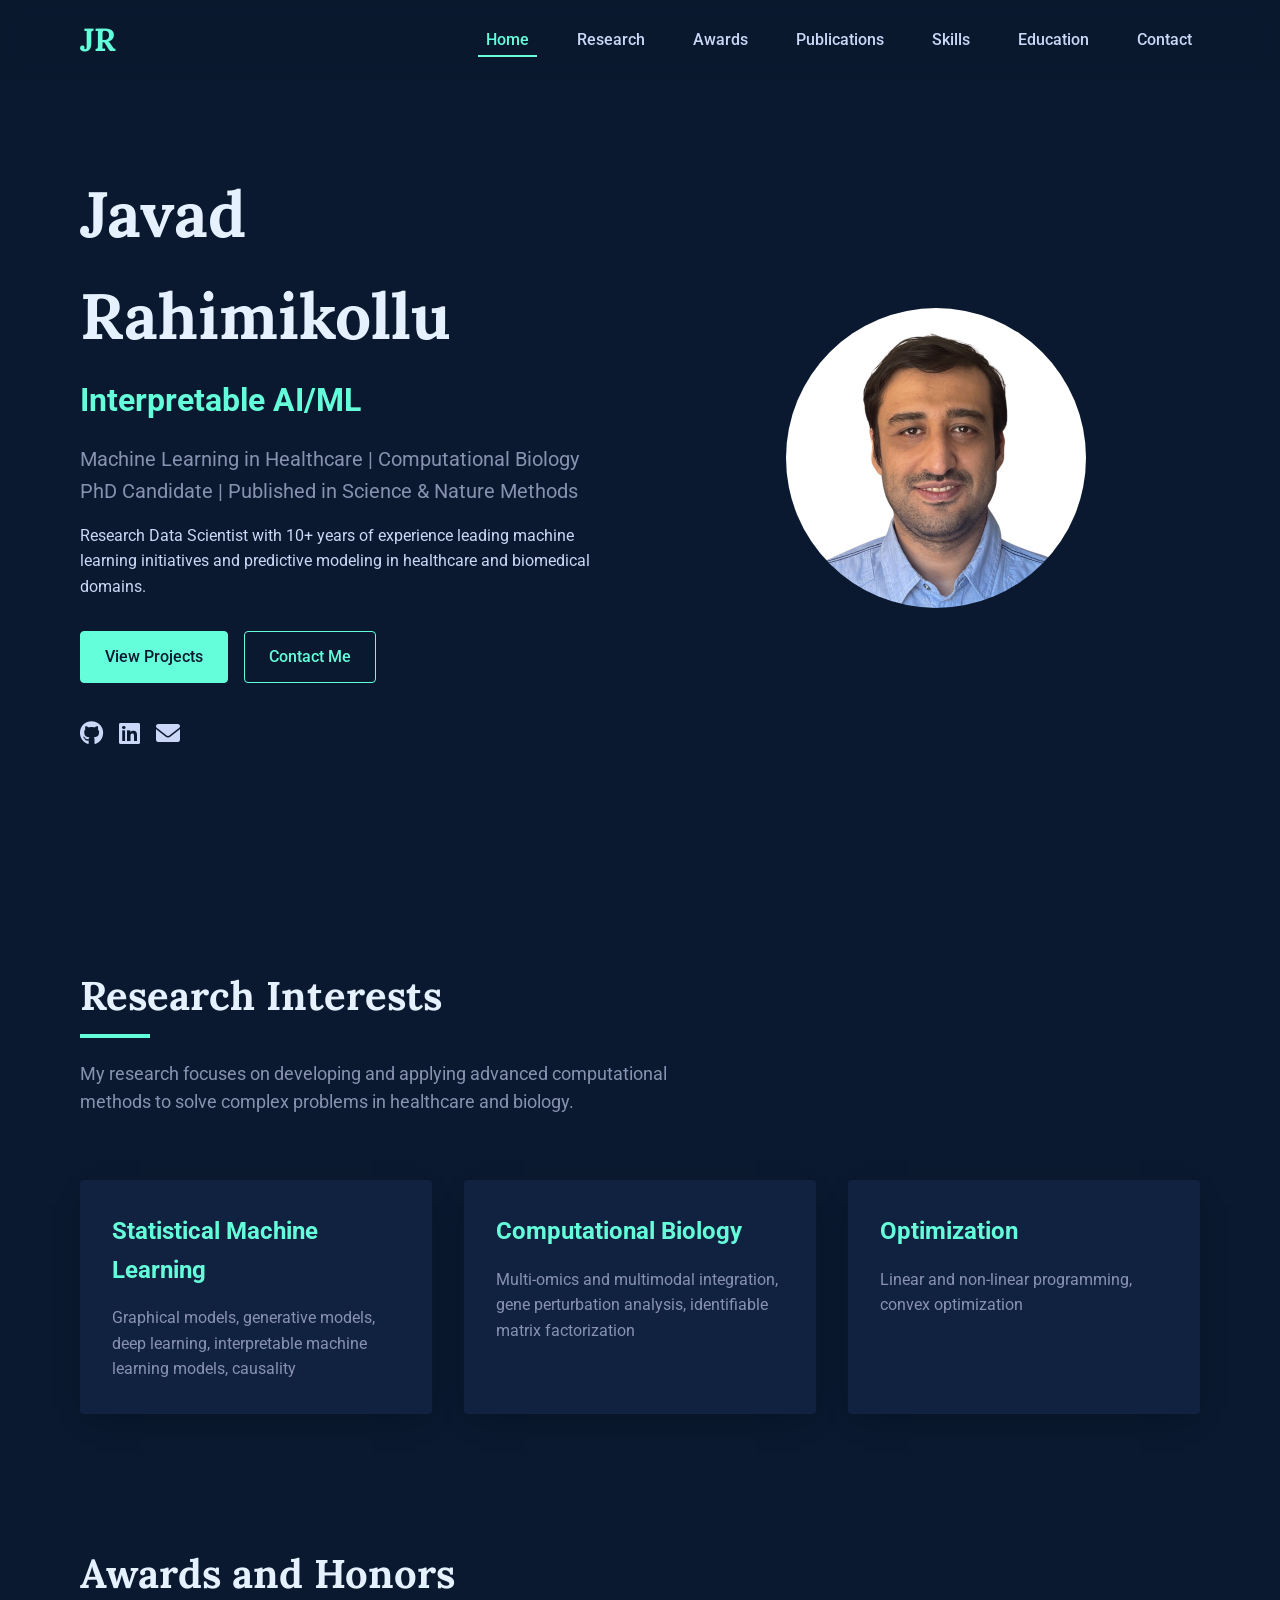
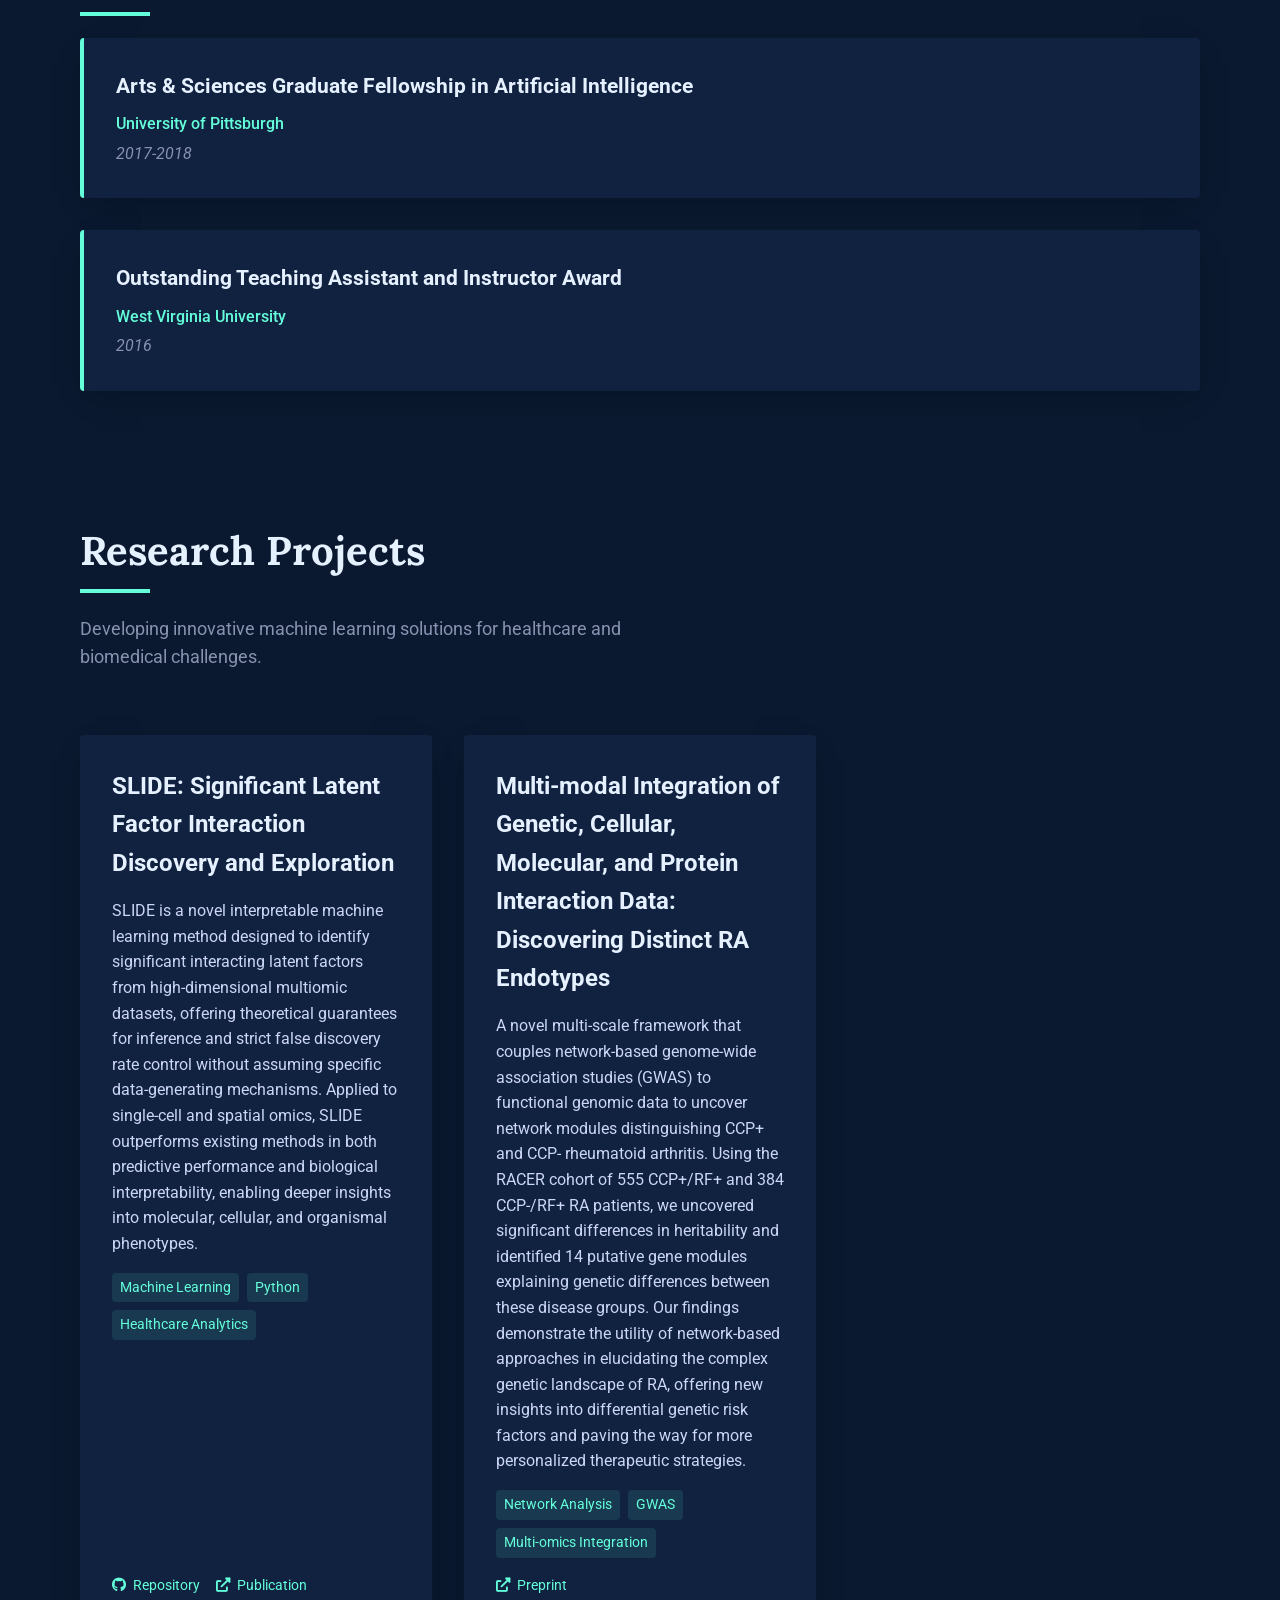
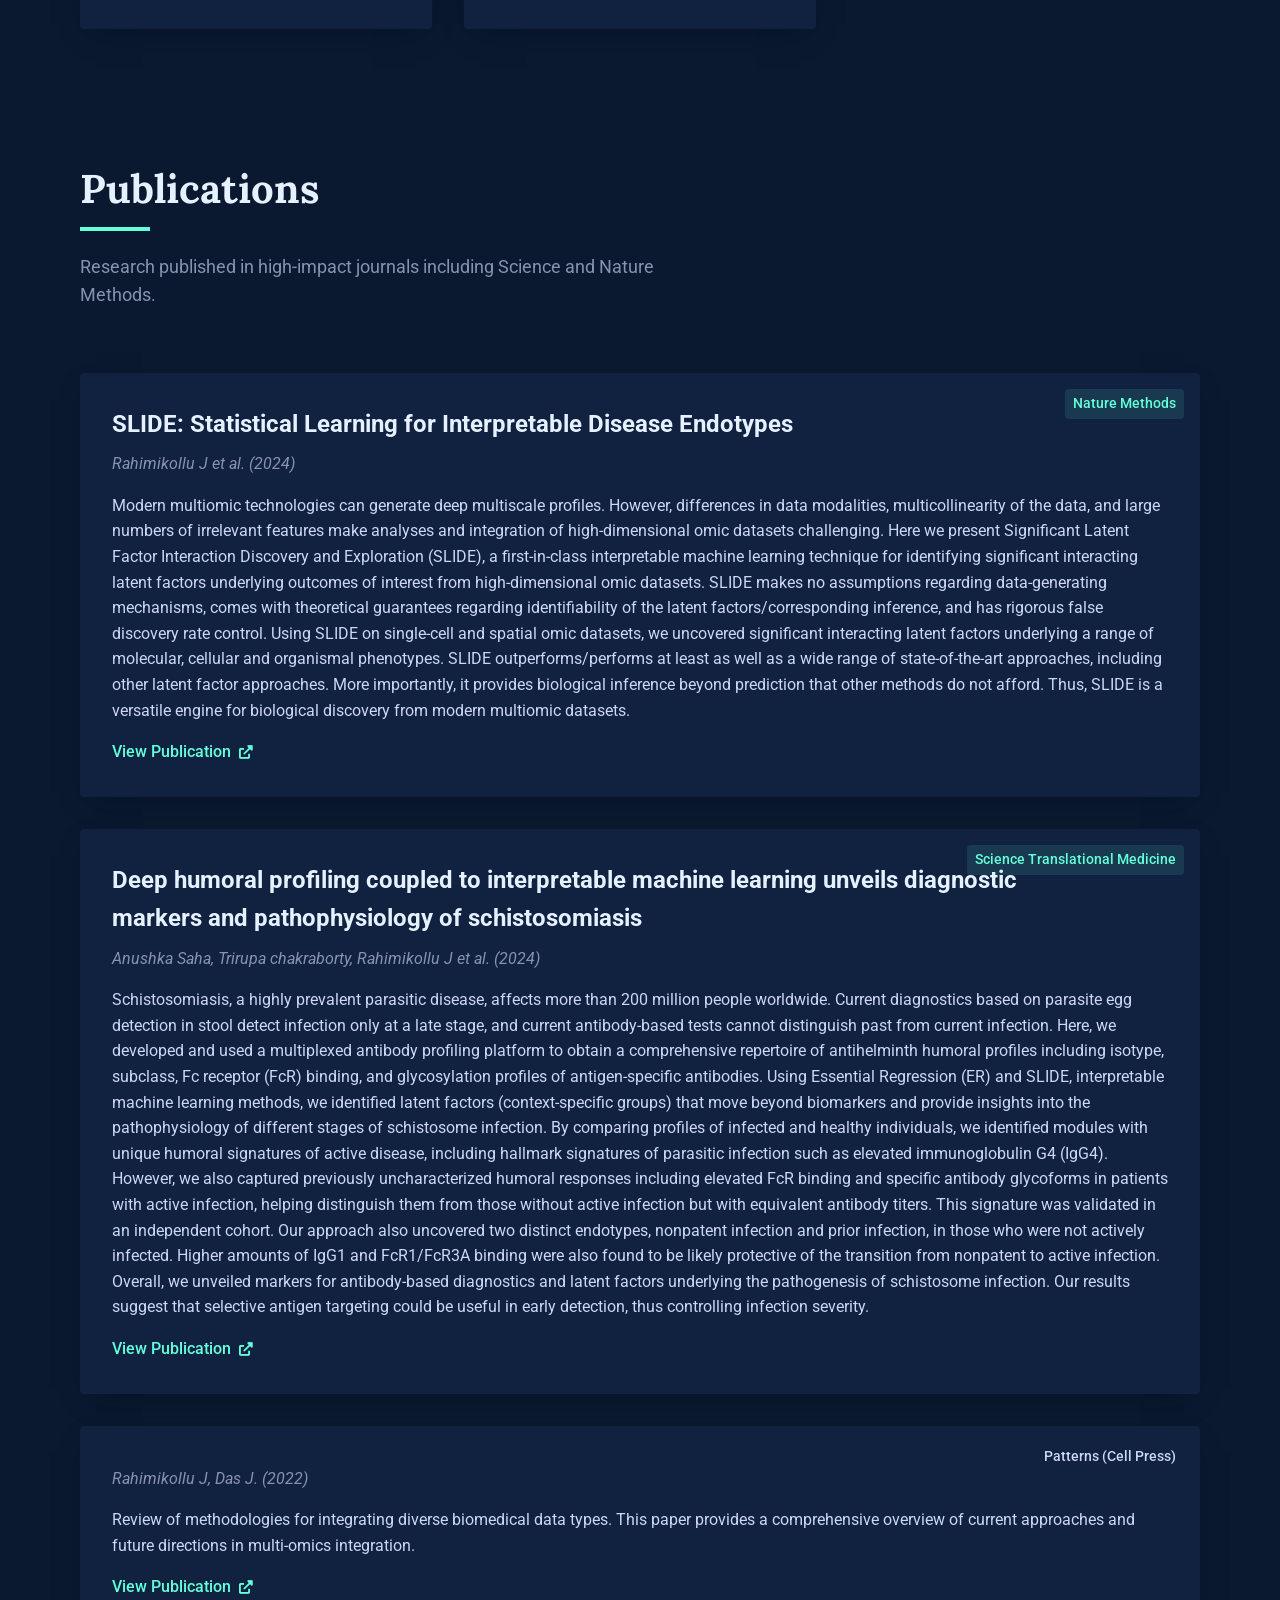
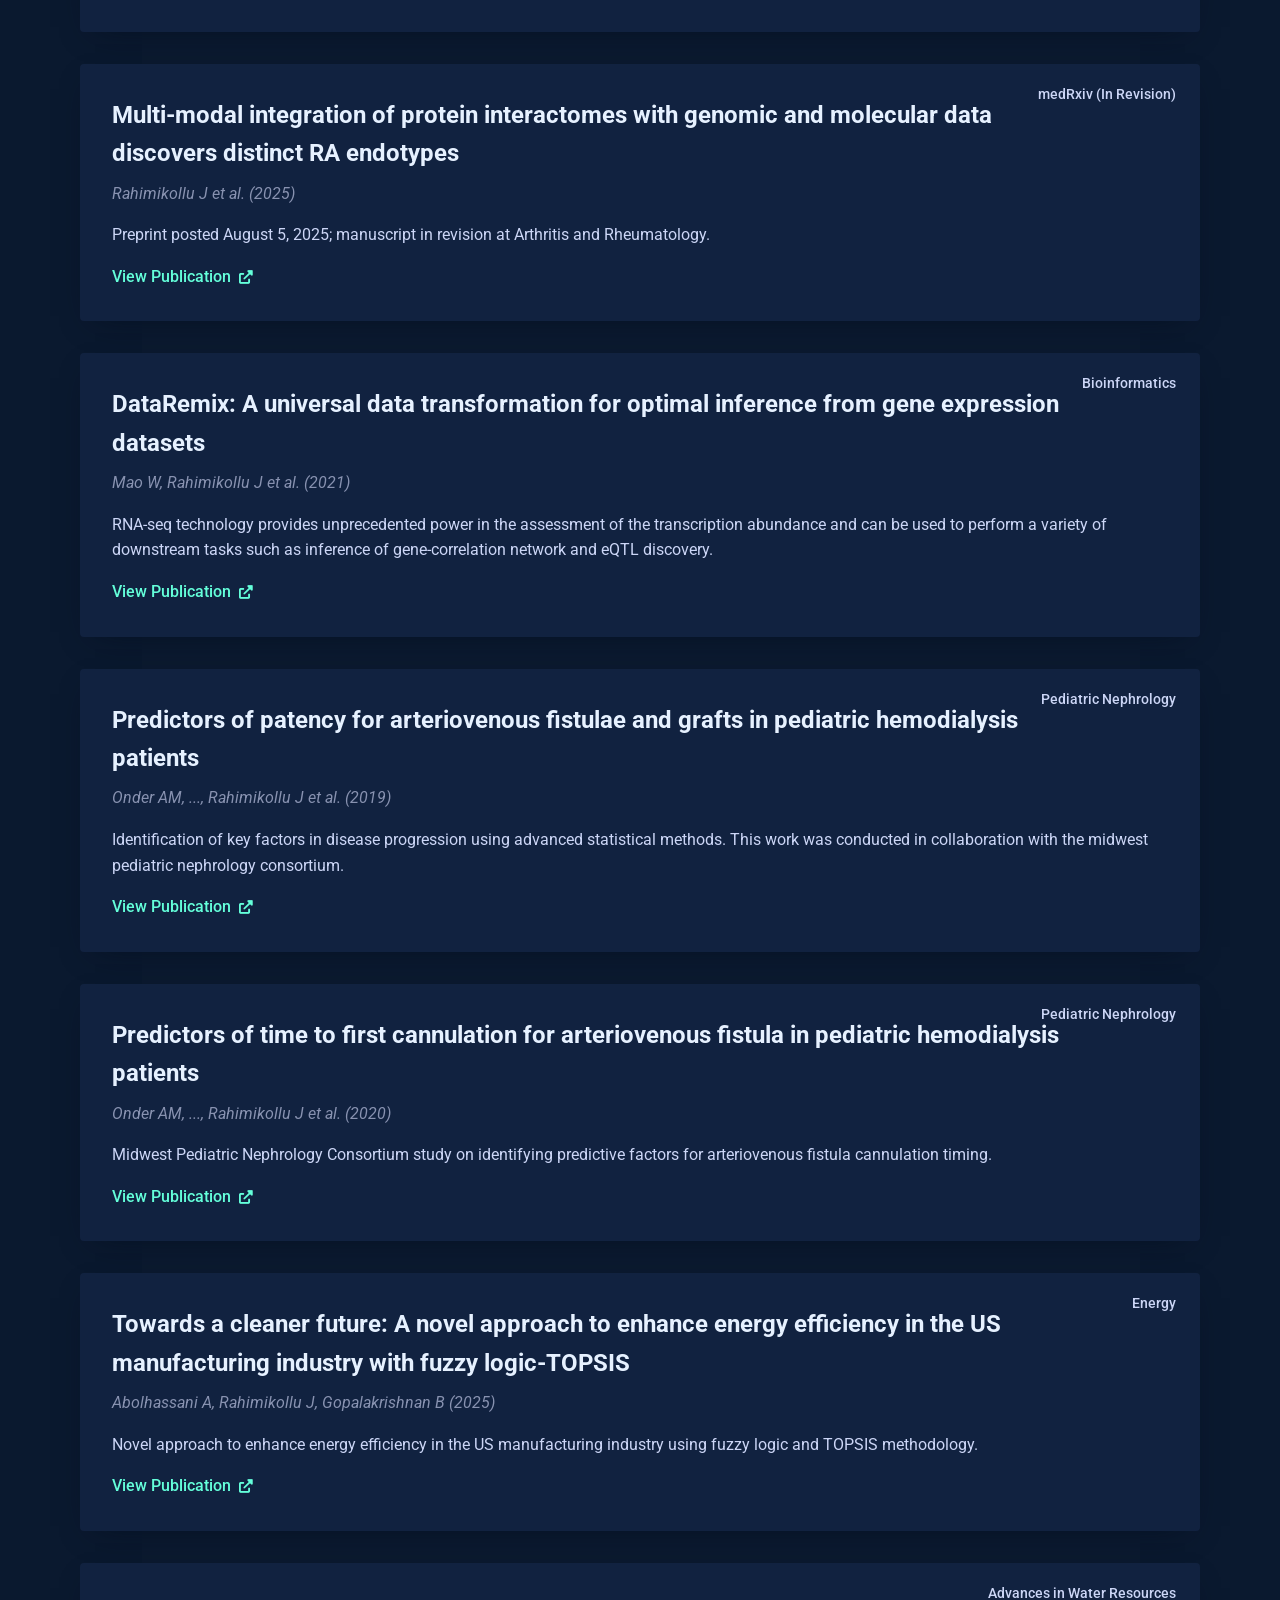
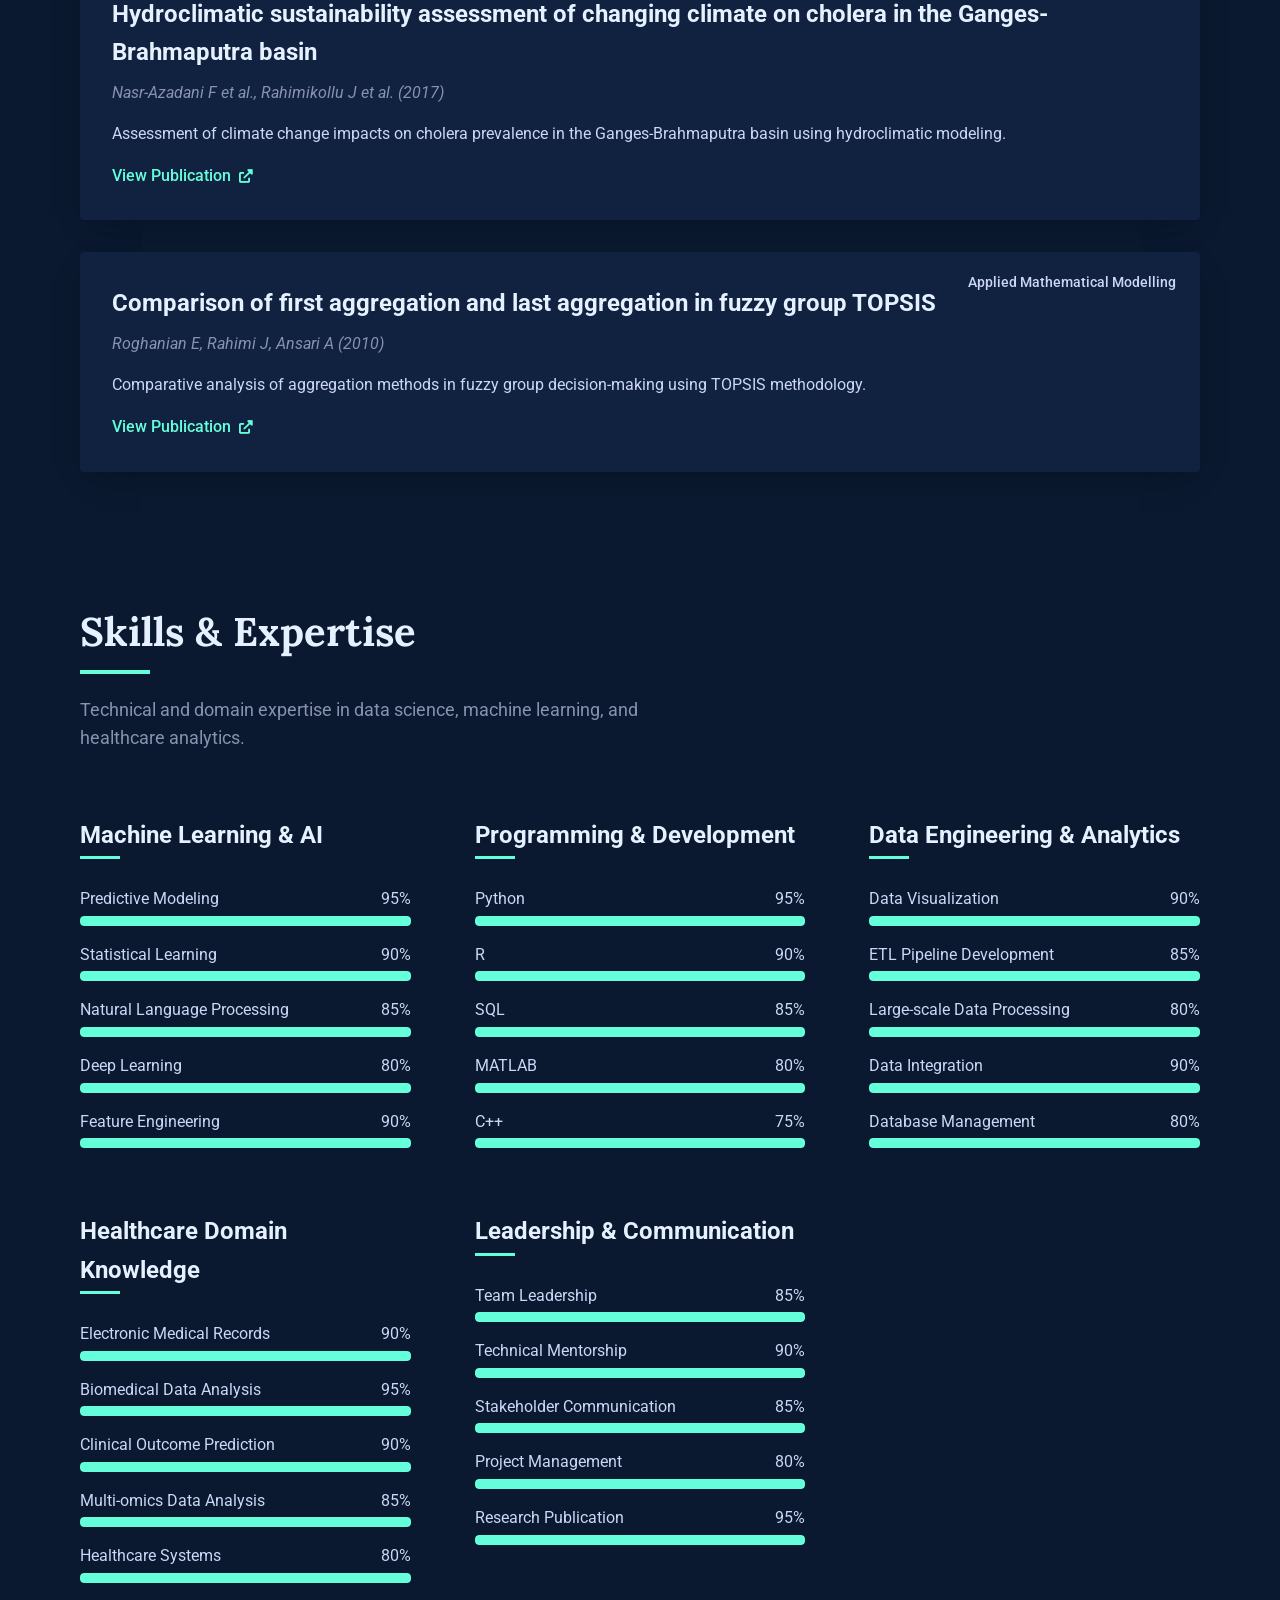
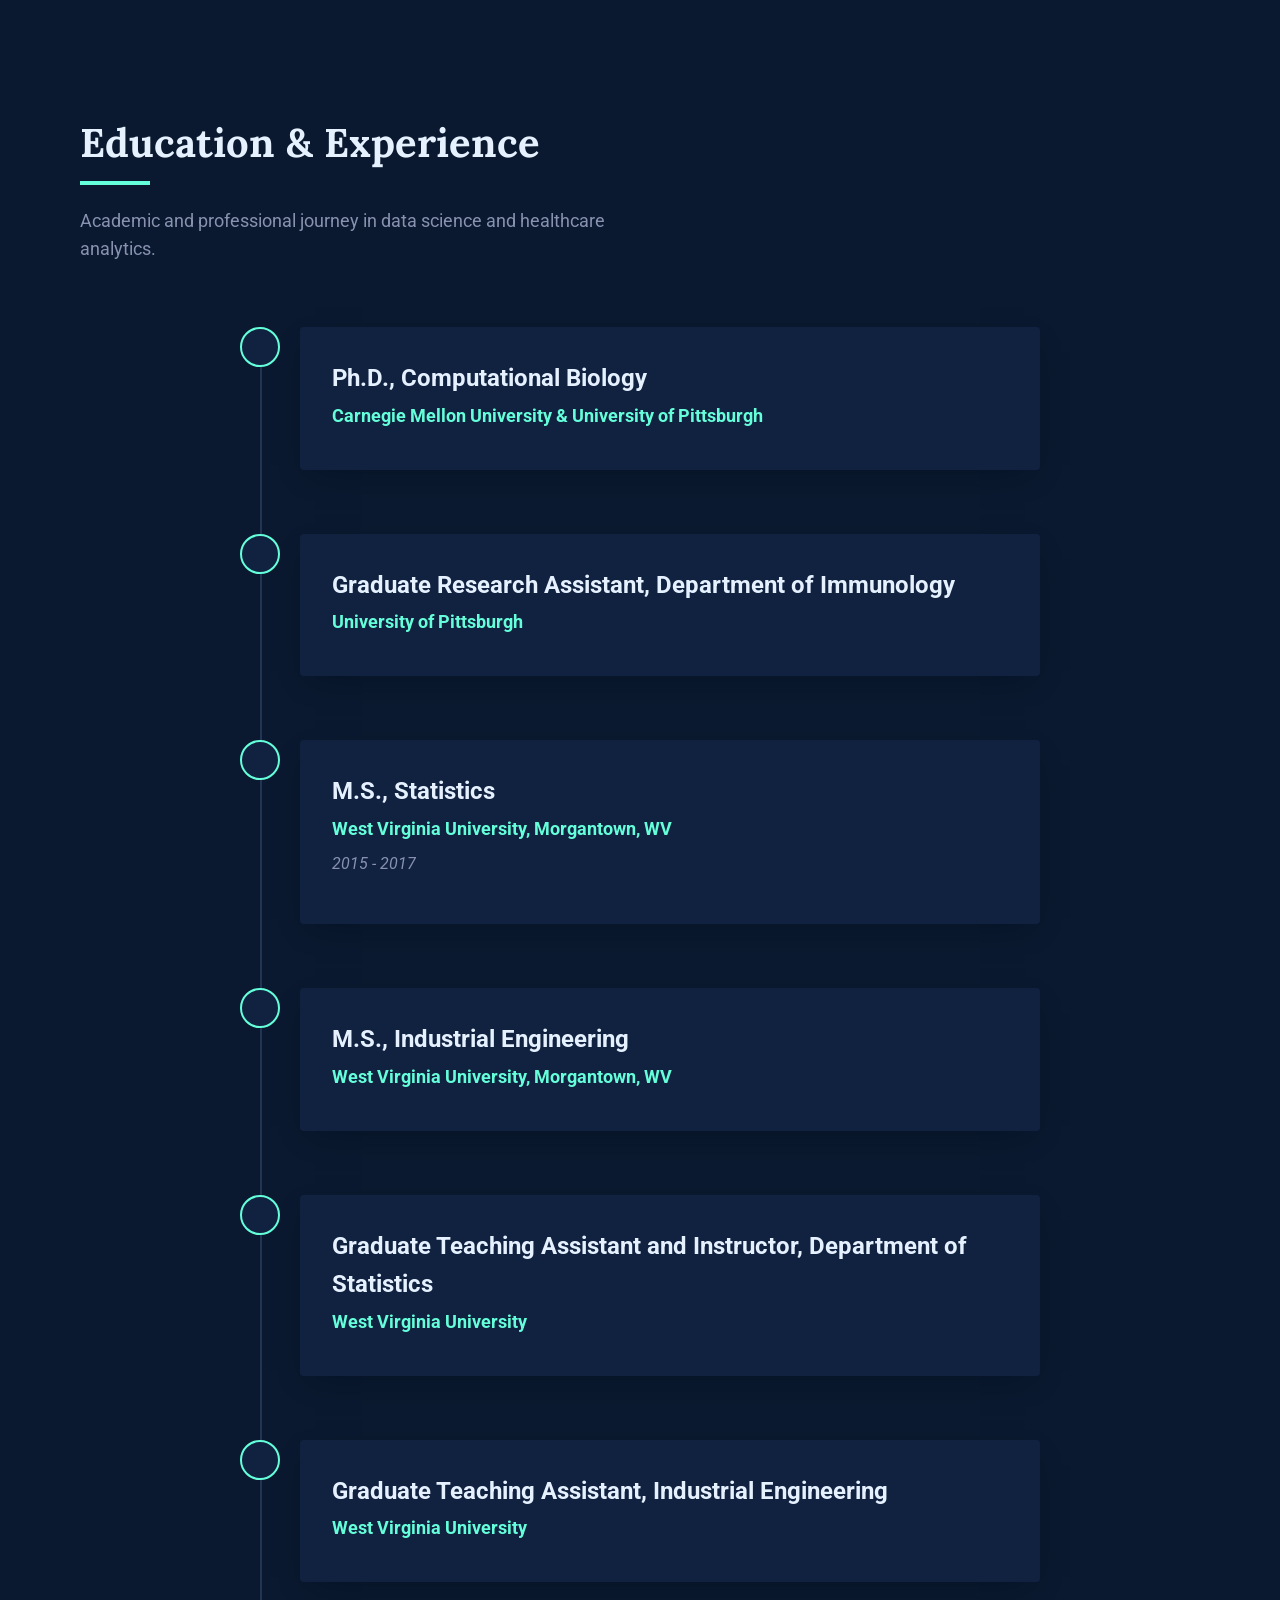
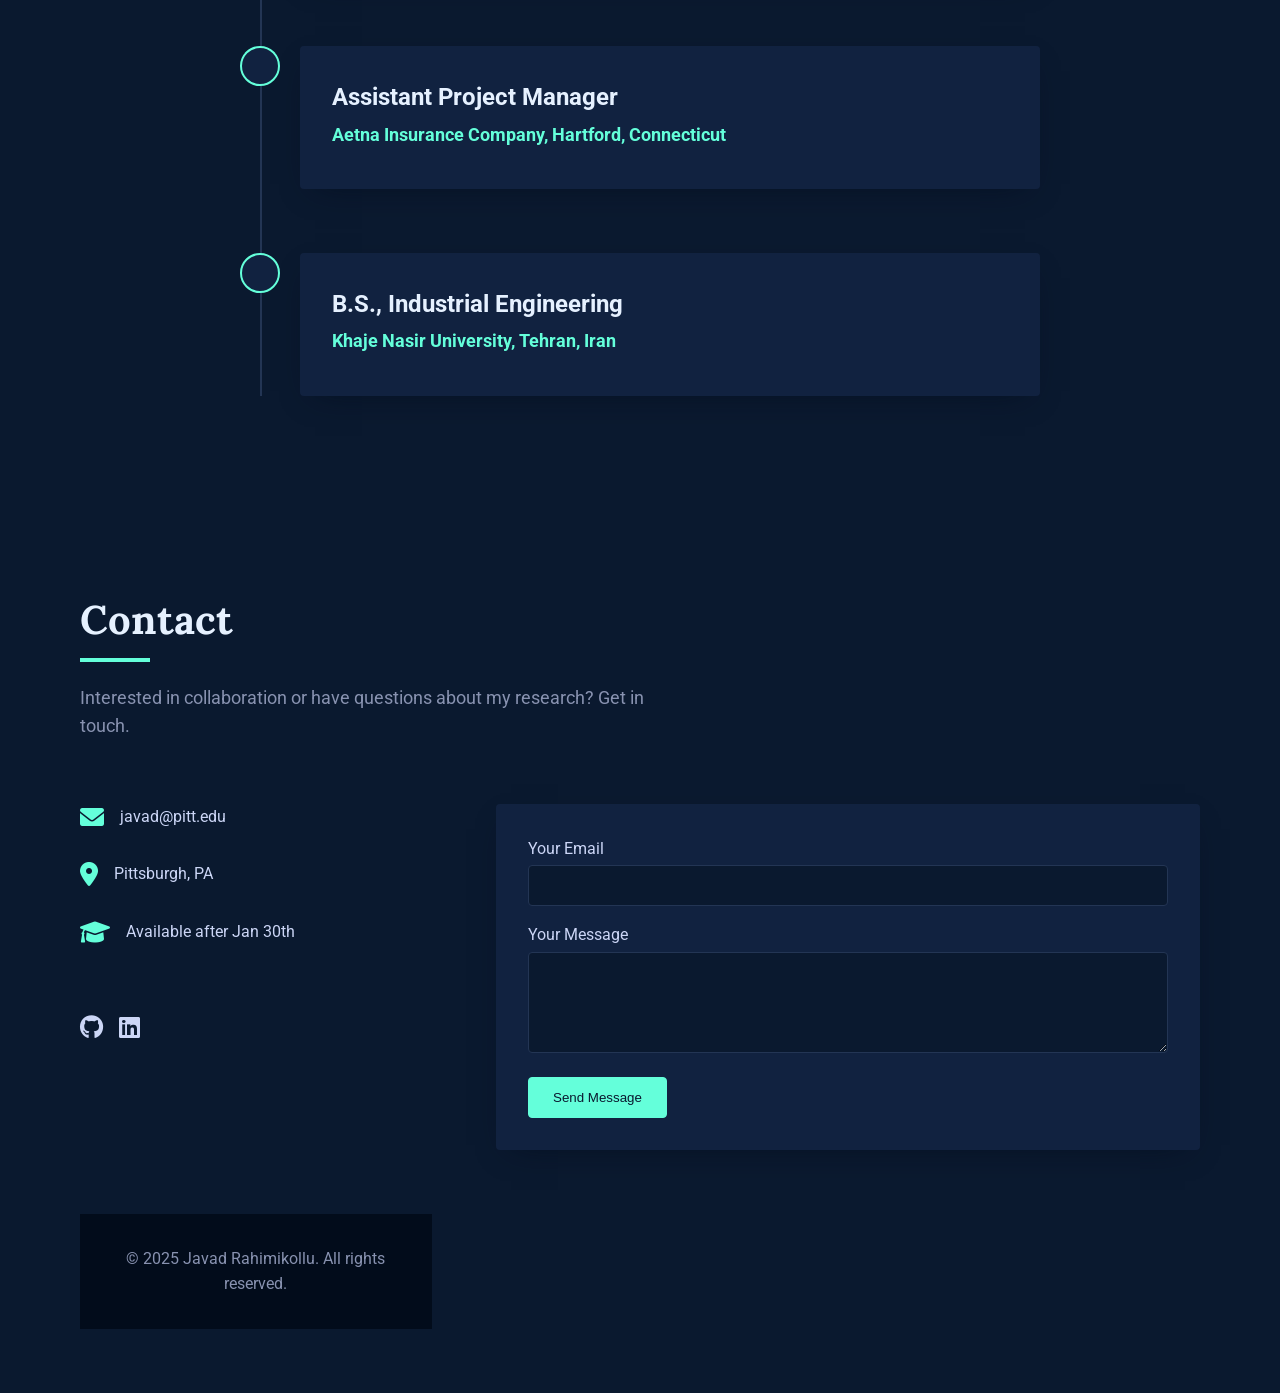
<file: index.html>
<!DOCTYPE html>
<html lang="en">
<head>
    <!-- Google tag (gtag.js) -->
<script async src="https://www.googletagmanager.com/gtag/js?id=G-SYWCM6HNVH"></script>
<script>
  window.dataLayer = window.dataLayer || [];
  function gtag(){dataLayer.push(arguments);}
  gtag('js', new Date());

  gtag('config', 'G-SYWCM6HNVH');
</script>
    <meta charset="UTF-8">
    <meta name="viewport" content="width=device-width, initial-scale=1.0">
    <title>Javad Rahimikollu | Interpretable AI/ML</title>
    <link rel="stylesheet" href="https://cdnjs.cloudflare.com/ajax/libs/font-awesome/6.0.0/css/all.min.css">
    <link rel="stylesheet" href="assets/css/styles.css">
    <link rel="stylesheet" href="assets/css/responsive.css">
    <!-- Google Fonts -->
    <link rel="preconnect" href="https://fonts.googleapis.com">
    <link rel="preconnect" href="https://fonts.gstatic.com" crossorigin>
    <link href="https://fonts.googleapis.com/css2?family=Roboto:wght@300;400;500;700&family=Lora:wght@400;500;600;700&display=swap" rel="stylesheet">
    <!-- Meta tags for SEO -->
    <meta name="description" content="Javad Rahimikollu - Data Scientist specializing in interpretable and statistical machine learning for healthcare and computational biology. Published in Science & Nature Methods.">
    <meta name="keywords" content="data scientist, machine learning, healthcare analytics, computational biology, research, Pittsburgh">
    <!-- Open Graph / Social Media -->
    <meta property="og:title" content="Javad Rahimikollu | Research Data Scientist">
    <meta property="og:description" content="Machine Learning in Healthcare | Computational Biology PhD Candidate | Published in Science & Nature Methods">
    <meta property="og:type" content="website">
</head>
<body>
    <!-- Navigation -->
    <nav id="navbar">
        <div class="container">
            <div class="logo">
                <a href="#home">JR</a>
            </div>
            <ul class="nav-links">
                <li><a href="#home" class="nav-link active">Home</a></li>
                <li><a href="#research-interests" class="nav-link">Research</a></li>
                <li><a href="#awards" class="nav-link">Awards</a></li>
                <li><a href="#publications" class="nav-link">Publications</a></li>
                <li><a href="#skills" class="nav-link">Skills</a></li>
                <li><a href="#education" class="nav-link">Education</a></li>
                <li><a href="#contact" class="nav-link">Contact</a></li>
            </ul>
            <div class="hamburger">
                <span class="bar"></span>
                <span class="bar"></span>
                <span class="bar"></span>
            </div>
        </div>
    </nav>

    <!-- Home/About Section -->
    <section id="home" class="section">
        <div class="container">
            <div class="hero">
                <div class="hero-content">
                    <h1>Javad Rahimikollu</h1>
                    <h2>Interpretable AI/ML</h2>
                    <p class="lead">Machine Learning in Healthcare | Computational Biology PhD Candidate | Published in Science & Nature Methods</p>
                    <p>Research Data Scientist with 10+ years of experience leading machine learning initiatives and predictive modeling in healthcare and biomedical domains.</p>
                    <div class="cta-buttons">
                        <a href="#projects" class="btn btn-primary">View Projects</a>
                        <a href="#contact" class="btn btn-secondary">Contact Me</a>
                    </div>
                    <div class="social-links">
                        <a href="https://github.com/jrahimik" target="_blank" aria-label="GitHub"><i class="fab fa-github"></i></a>
                        <a href="https://www.linkedin.com/in/javadrahimikollu/" target="_blank" aria-label="LinkedIn"><i class="fab fa-linkedin"></i></a>
                        <a href="mailto:javad@pitt.edu" aria-label="Email"><i class="fas fa-envelope"></i></a>
                    </div>
                </div>
                <div class="hero-image">
               <img src="assets/images/headshot.jpeg" alt="Javad Rahimikollu" class="profile-image">
               </div>

            </div>
        </div>
    </section>

    <!-- Research Interests Section -->
    <section id="research-interests" class="section">
        <div class="container">
            <h2 class="section-title">Research Interests</h2>
            <div class="section-description">
                <p>My research focuses on developing and applying advanced computational methods to solve complex problems in healthcare and biology.</p>
            </div>
            <div class="interests-grid">
                <div class="interest-card">
                    <h3>Statistical Machine Learning</h3>
                    <p>Graphical models, generative models, deep learning, interpretable machine learning models, causality</p>
                </div>
                <div class="interest-card">
                    <h3>Computational Biology</h3>
                    <p>Multi-omics and multimodal integration, gene perturbation analysis, identifiable matrix factorization</p>
                </div>
                <div class="interest-card">
                    <h3>Optimization</h3>
                    <p>Linear and non-linear programming, convex optimization</p>
                </div>
            </div>
        </div>
    </section>

    <!-- Awards and Honors Section -->
    <section id="awards" class="section">
        <div class="container">
            <h2 class="section-title">Awards and Honors</h2>
            <div class="awards-list">
                <div class="award-item">
                    <h3>Arts & Sciences Graduate Fellowship in Artificial Intelligence</h3>
                    <p class="award-institution">University of Pittsburgh</p>
                    <p class="award-date">2017-2018</p>
                </div>
                <div class="award-item">
                    <h3>Outstanding Teaching Assistant and Instructor Award</h3>
                    <p class="award-institution">West Virginia University</p>
                    <p class="award-date">2016</p>
                </div>
            </div>
        </div>
    </section>

    <!-- Research Projects Section -->
    <section id="projects" class="section">
        <div class="container">
            <h2 class="section-title">Research Projects</h2>
            <div class="section-description">
                <p>Developing innovative machine learning solutions for healthcare and biomedical challenges.</p>
            </div>
            <div class="projects-grid">
                <div class="project-card">
                    <div class="project-content">
                        <h3>SLIDE: Significant Latent Factor Interaction Discovery and Exploration</h3>
                        <p>SLIDE is a novel interpretable machine learning method designed to identify significant interacting latent factors from high-dimensional multiomic datasets, offering theoretical guarantees for inference and strict false discovery rate control without assuming specific data-generating mechanisms. Applied to single-cell and spatial omics, SLIDE outperforms existing methods in both predictive performance and biological interpretability, enabling deeper insights into molecular, cellular, and organismal phenotypes.</p>
                        <div class="project-tech">
                            <span>Machine Learning</span>
                            <span>Python</span>
                            <span>Healthcare Analytics</span>
                        </div>
                        <div class="project-links">
                            <a href="https://github.com/jrahimik/SLIDE" class="project-link"><i class="fab fa-github"></i> Repository</a>
                            <a href="#publications" class="project-link"><i class="fas fa-external-link-alt"></i> Publication</a>
                        </div>
                    </div>
                </div>
                
                <div class="project-card">
                    <div class="project-content">
                        <h3>Multi-modal Integration of Genetic, Cellular, Molecular, and Protein Interaction Data: Discovering Distinct RA Endotypes</h3>
                        <p>A novel multi-scale framework that couples network-based genome-wide association studies (GWAS) to functional genomic data to uncover network modules distinguishing CCP+ and CCP- rheumatoid arthritis. Using the RACER cohort of 555 CCP+/RF+ and 384 CCP-/RF+ RA patients, we uncovered significant differences in heritability and identified 14 putative gene modules explaining genetic differences between these disease groups. Our findings demonstrate the utility of network-based approaches in elucidating the complex genetic landscape of RA, offering new insights into differential genetic risk factors and paving the way for more personalized therapeutic strategies.</p>
                        <div class="project-tech">
                            <span>Network Analysis</span>
                            <span>GWAS</span>
                            <span>Multi-omics Integration</span>
                        </div>
                        <div class="project-links">
                            <a href="https://www.medrxiv.org/content/10.1101/2025.07.31.25331970v1" class="project-link"><i class="fas fa-external-link-alt"></i> Preprint</a>
                        </div>
                    </div>
                </div>
                
            </div>
        </div>
    </section>

    <!-- Publications Section -->
    <section id="publications" class="section">
        <div class="container">
            <h2 class="section-title">Publications</h2>
            <div class="section-description">
                <p>Research published in high-impact journals including Science and Nature Methods.</p>
            </div>
            <div class="publications-list">
                <div class="publication-item">
                    <div class="publication-badge high-impact">Nature Methods</div>
                    <h3 class="publication-title">SLIDE: Statistical Learning for Interpretable Disease Endotypes</h3>
                    <p class="publication-authors">Rahimikollu J et al. (2024)</p>
                    <p class="publication-description">Modern multiomic technologies can generate deep multiscale profiles. However, differences in data modalities, multicollinearity of the data, and large numbers of irrelevant features make analyses and integration of high-dimensional omic datasets challenging. Here we present Significant Latent Factor Interaction Discovery and Exploration (SLIDE), a first-in-class interpretable machine learning technique for identifying significant interacting latent factors underlying outcomes of interest from high-dimensional omic datasets. SLIDE makes no assumptions regarding data-generating mechanisms, comes with theoretical guarantees regarding identifiability of the latent factors/corresponding inference, and has rigorous false discovery rate control. Using SLIDE on single-cell and spatial omic datasets, we uncovered significant interacting latent factors underlying a range of molecular, cellular and organismal phenotypes. SLIDE outperforms/performs at least as well as a wide range of state-of-the-art approaches, including other latent factor approaches. More importantly, it provides biological inference beyond prediction that other methods do not afford. Thus, SLIDE is a versatile engine for biological discovery from modern multiomic datasets.</p>
                    <a href="https://www.nature.com/articles/s41592-024-02175-z" class="publication-link">View Publication <i class="fas fa-external-link-alt"></i></a>
                </div>
                
                <div class="publication-item">
                    <div class="publication-badge high-impact">Science Translational Medicine</div>
                    <h3 class="publication-title">Deep humoral profiling coupled to interpretable machine learning unveils diagnostic markers and pathophysiology of schistosomiasis</h3>
                    <p class="publication-authors">Anushka Saha, Trirupa chakraborty, Rahimikollu J et al. (2024)</p>
                    <p class="publication-description">Schistosomiasis, a highly prevalent parasitic disease, affects more than 200 million people worldwide. Current diagnostics based on parasite egg detection in stool detect infection only at a late stage, and current antibody-based tests cannot distinguish past from current infection. Here, we developed and used a multiplexed antibody profiling platform to obtain a comprehensive repertoire of antihelminth humoral profiles including isotype, subclass, Fc receptor (FcR) binding, and glycosylation profiles of antigen-specific antibodies. Using Essential Regression (ER) and SLIDE, interpretable machine learning methods, we identified latent factors (context-specific groups) that move beyond biomarkers and provide insights into the pathophysiology of different stages of schistosome infection. By comparing profiles of infected and healthy individuals, we identified modules with unique humoral signatures of active disease, including hallmark signatures of parasitic infection such as elevated immunoglobulin G4 (IgG4). However, we also captured previously uncharacterized humoral responses including elevated FcR binding and specific antibody glycoforms in patients with active infection, helping distinguish them from those without active infection but with equivalent antibody titers. This signature was validated in an independent cohort. Our approach also uncovered two distinct endotypes, nonpatent infection and prior infection, in those who were not actively infected. Higher amounts of IgG1 and FcR1/FcR3A binding were also found to be likely protective of the transition from nonpatent to active infection. Overall, we unveiled markers for antibody-based diagnostics and latent factors underlying the pathogenesis of schistosome infection. Our results suggest that selective antigen targeting could be useful in early detection, thus controlling infection severity.</p>
                    <a href="https://www.science.org/doi/10.1126/scitranslmed.adk7832" class="publication-link">View Publication <i class="fas fa-external-link-alt"></i></a>
                </div>
                
                <div class="publication-item">
                    <div class="publication-badge">Patterns (Cell Press)</div>
                    <h3 class="publication-title"></h3>
                    <p class="publication-authors">Rahimikollu J, Das J. (2022)</p>
                    <p class="publication-description">Review of methodologies for integrating diverse biomedical data types. This paper provides a comprehensive overview of current approaches and future directions in multi-omics integration.</p>
                    <a href="https://www.cell.com/patterns/pdf/S2666-3899(22)00174-X.pdf" class="publication-link">View Publication <i class="fas fa-external-link-alt"></i></a>
                </div>
                
                <div class="publication-item">
                    <div class="publication-badge">medRxiv (In Revision)</div>
                    <h3 class="publication-title">Multi-modal integration of protein interactomes with genomic and molecular data discovers distinct RA endotypes</h3>
                    <p class="publication-authors">Rahimikollu J et al. (2025)</p>
                    <p class="publication-description">Preprint posted August 5, 2025; manuscript in revision at Arthritis and Rheumatology.</p>
                    <a href="https://doi.org/10.1101/2025.07.31.25331970" class="publication-link">View Publication <i class="fas fa-external-link-alt"></i></a>
                </div>
                
                <div class="publication-item">
                    <div class="publication-badge">Bioinformatics</div>
                    <h3 class="publication-title">DataRemix: A universal data transformation for optimal inference from gene expression datasets</h3>
                    <p class="publication-authors">Mao W, Rahimikollu J et al. (2021)</p>
                    <p class="publication-description">RNA-seq technology provides unprecedented power in the assessment of the transcription abundance and can be used to perform a variety of downstream tasks such as inference of gene-correlation network and eQTL discovery.</p>
                    <a href="https://doi.org/10.1093/bioinformatics/btaa778" class="publication-link">View Publication <i class="fas fa-external-link-alt"></i></a>
                </div>
                
                <div class="publication-item">
                    <div class="publication-badge">Pediatric Nephrology</div>
                    <h3 class="publication-title">Predictors of patency for arteriovenous fistulae and grafts in pediatric hemodialysis patients</h3>
                    <p class="publication-authors">Onder AM, ..., Rahimikollu J et al. (2019)</p>
                    <p class="publication-description">Identification of key factors in disease progression using advanced statistical methods. This work was conducted in collaboration with the midwest pediatric nephrology consortium.</p>
                    <a href="https://doi.org/10.1007/s00467-018-4082-4" class="publication-link">View Publication <i class="fas fa-external-link-alt"></i></a>
                </div>
                
                <div class="publication-item">
                    <div class="publication-badge">Pediatric Nephrology</div>
                    <h3 class="publication-title">Predictors of time to first cannulation for arteriovenous fistula in pediatric hemodialysis patients</h3>
                    <p class="publication-authors">Onder AM, ..., Rahimikollu J et al. (2020)</p>
                    <p class="publication-description">Midwest Pediatric Nephrology Consortium study on identifying predictive factors for arteriovenous fistula cannulation timing.</p>
                    <a href="https://doi.org/10.1007/s00467-019-04396-3" class="publication-link">View Publication <i class="fas fa-external-link-alt"></i></a>
                </div>
                
                <div class="publication-item">
                    <div class="publication-badge">Energy</div>
                    <h3 class="publication-title">Towards a cleaner future: A novel approach to enhance energy efficiency in the US manufacturing industry with fuzzy logic-TOPSIS</h3>
                    <p class="publication-authors">Abolhassani A, Rahimikollu J, Gopalakrishnan B (2025)</p>
                    <p class="publication-description">Novel approach to enhance energy efficiency in the US manufacturing industry using fuzzy logic and TOPSIS methodology.</p>
                    <a href="https://doi.org/10.1016/j.energy.2025.135594" class="publication-link">View Publication <i class="fas fa-external-link-alt"></i></a>
                </div>
                
                <div class="publication-item">
                    <div class="publication-badge">Advances in Water Resources</div>
                    <h3 class="publication-title">Hydroclimatic sustainability assessment of changing climate on cholera in the Ganges-Brahmaputra basin</h3>
                    <p class="publication-authors">Nasr-Azadani F et al., Rahimikollu J et al. (2017)</p>
                    <p class="publication-description">Assessment of climate change impacts on cholera prevalence in the Ganges-Brahmaputra basin using hydroclimatic modeling.</p>
                    <a href="https://doi.org/10.1016/j.advwatres.2017.01.005" class="publication-link">View Publication <i class="fas fa-external-link-alt"></i></a>
                </div>
                
                <div class="publication-item">
                    <div class="publication-badge">Applied Mathematical Modelling</div>
                    <h3 class="publication-title">Comparison of first aggregation and last aggregation in fuzzy group TOPSIS</h3>
                    <p class="publication-authors">Roghanian E, Rahimi J, Ansari A (2010)</p>
                    <p class="publication-description">Comparative analysis of aggregation methods in fuzzy group decision-making using TOPSIS methodology.</p>
                    <a href="https://doi.org/10.1016/j.apm.2010.02.039" class="publication-link">View Publication <i class="fas fa-external-link-alt"></i></a>
                </div>
            </div>
        </div>
    </section>

    <!-- Skills & Expertise Section -->
    <section id="skills" class="section">
        <div class="container">
            <h2 class="section-title">Skills & Expertise</h2>
            <div class="section-description">
                <p>Technical and domain expertise in data science, machine learning, and healthcare analytics.</p>
            </div>
            <div class="skills-container">
                <div class="skill-category">
                    <h3>Machine Learning & AI</h3>
                    <div class="skills-list">
                        <div class="skill-item">
                            <div class="skill-info">
                                <span>Predictive Modeling</span>
                                <span>95%</span>
                            </div>
                            <div class="skill-bar">
                                <div class="skill-progress" style="width: 95%"></div>
                            </div>
                        </div>
                        <div class="skill-item">
                            <div class="skill-info">
                                <span>Statistical Learning</span>
                                <span>90%</span>
                            </div>
                            <div class="skill-bar">
                                <div class="skill-progress" style="width: 90%"></div>
                            </div>
                        </div>
                        <div class="skill-item">
                            <div class="skill-info">
                                <span>Natural Language Processing</span>
                                <span>85%</span>
                            </div>
                            <div class="skill-bar">
                                <div class="skill-progress" style="width: 85%"></div>
                            </div>
                        </div>
                        <div class="skill-item">
                            <div class="skill-info">
                                <span>Deep Learning</span>
                                <span>80%</span>
                            </div>
                            <div class="skill-bar">
                                <div class="skill-progress" style="width: 80%"></div>
                            </div>
                        </div>
                        <div class="skill-item">
                            <div class="skill-info">
                                <span>Feature Engineering</span>
                                <span>90%</span>
                            </div>
                            <div class="skill-bar">
                                <div class="skill-progress" style="width: 90%"></div>
                            </div>
                        </div>
                    </div>
                </div>
                
                <div class="skill-category">
                    <h3>Programming & Development</h3>
                    <div class="skills-list">
                        <div class="skill-item">
                            <div class="skill-info">
                                <span>Python</span>
                                <span>95%</span>
                            </div>
                            <div class="skill-bar">
                                <div class="skill-progress" style="width: 95%"></div>
                            </div>
                        </div>
                        <div class="skill-item">
                            <div class="skill-info">
                                <span>R</span>
                                <span>90%</span>
                            </div>
                            <div class="skill-bar">
                                <div class="skill-progress" style="width: 90%"></div>
                            </div>
                        </div>
                        <div class="skill-item">
                            <div class="skill-info">
                                <span>SQL</span>
                                <span>85%</span>
                            </div>
                            <div class="skill-bar">
                                <div class="skill-progress" style="width: 85%"></div>
                            </div>
                        </div>
                        <div class="skill-item">
                            <div class="skill-info">
                                <span>MATLAB</span>
                                <span>80%</span>
                            </div>
                            <div class="skill-bar">
                                <div class="skill-progress" style="width: 80%"></div>
                            </div>
                        </div>
                        <div class="skill-item">
                            <div class="skill-info">
                                <span>C++</span>
                                <span>75%</span>
                            </div>
                            <div class="skill-bar">
                                <div class="skill-progress" style="width: 75%"></div>
                            </div>
                        </div>
                    </div>
                </div>
                
                <div class="skill-category">
                    <h3>Data Engineering & Analytics</h3>
                    <div class="skills-list">
                        <div class="skill-item">
                            <div class="skill-info">
                                <span>Data Visualization</span>
                                <span>90%</span>
                            </div>
                            <div class="skill-bar">
                                <div class="skill-progress" style="width: 90%"></div>
                            </div>
                        </div>
                        <div class="skill-item">
                            <div class="skill-info">
                                <span>ETL Pipeline Development</span>
                                <span>85%</span>
                            </div>
                            <div class="skill-bar">
                                <div class="skill-progress" style="width: 85%"></div>
                            </div>
                        </div>
                        <div class="skill-item">
                            <div class="skill-info">
                                <span>Large-scale Data Processing</span>
                                <span>80%</span>
                            </div>
                            <div class="skill-bar">
                                <div class="skill-progress" style="width: 80%"></div>
                            </div>
                        </div>
                        <div class="skill-item">
                            <div class="skill-info">
                                <span>Data Integration</span>
                                <span>90%</span>
                            </div>
                            <div class="skill-bar">
                                <div class="skill-progress" style="width: 90%"></div>
                            </div>
                        </div>
                        <div class="skill-item">
                            <div class="skill-info">
                                <span>Database Management</span>
                                <span>80%</span>
                            </div>
                            <div class="skill-bar">
                                <div class="skill-progress" style="width: 80%"></div>
                            </div>
                        </div>
                    </div>
                </div>
                
                <div class="skill-category">
                    <h3>Healthcare Domain Knowledge</h3>
                    <div class="skills-list">
                        <div class="skill-item">
                            <div class="skill-info">
                                <span>Electronic Medical Records</span>
                                <span>90%</span>
                            </div>
                            <div class="skill-bar">
                                <div class="skill-progress" style="width: 90%"></div>
                            </div>
                        </div>
                        <div class="skill-item">
                            <div class="skill-info">
                                <span>Biomedical Data Analysis</span>
                                <span>95%</span>
                            </div>
                            <div class="skill-bar">
                                <div class="skill-progress" style="width: 95%"></div>
                            </div>
                        </div>
                        <div class="skill-item">
                            <div class="skill-info">
                                <span>Clinical Outcome Prediction</span>
                                <span>90%</span>
                            </div>
                            <div class="skill-bar">
                                <div class="skill-progress" style="width: 90%"></div>
                            </div>
                        </div>
                        <div class="skill-item">
                            <div class="skill-info">
                                <span>Multi-omics Data Analysis</span>
                                <span>85%</span>
                            </div>
                            <div class="skill-bar">
                                <div class="skill-progress" style="width: 85%"></div>
                            </div>
                        </div>
                        <div class="skill-item">
                            <div class="skill-info">
                                <span>Healthcare Systems</span>
                                <span>80%</span>
                            </div>
                            <div class="skill-bar">
                                <div class="skill-progress" style="width: 80%"></div>
                            </div>
                        </div>
                    </div>
                </div>
                
                <div class="skill-category">
                    <h3>Leadership & Communication</h3>
                    <div class="skills-list">
                        <div class="skill-item">
                            <div class="skill-info">
                                <span>Team Leadership</span>
                                <span>85%</span>
                            </div>
                            <div class="skill-bar">
                                <div class="skill-progress" style="width: 85%"></div>
                            </div>
                        </div>
                        <div class="skill-item">
                            <div class="skill-info">
                                <span>Technical Mentorship</span>
                                <span>90%</span>
                            </div>
                            <div class="skill-bar">
                                <div class="skill-progress" style="width: 90%"></div>
                            </div>
                        </div>
                        <div class="skill-item">
                            <div class="skill-info">
                                <span>Stakeholder Communication</span>
                                <span>85%</span>
                            </div>
                            <div class="skill-bar">
                                <div class="skill-progress" style="width: 85%"></div>
                            </div>
                        </div>
                        <div class="skill-item">
                            <div class="skill-info">
                                <span>Project Management</span>
                                <span>80%</span>
                            </div>
                            <div class="skill-bar">
                                <div class="skill-progress" style="width: 80%"></div>
                            </div>
                        </div>
                        <div class="skill-item">
                            <div class="skill-info">
                                <span>Research Publication</span>
                                <span>95%</span>
                            </div>
                            <div class="skill-bar">
                                <div class="skill-progress" style="width: 95%"></div>
                            </div>
                        </div>
                    </div>
                </div>
            </div>
        </div>
    </section>

    <!-- Education & Experience Section -->
    <section id="education" class="section">
        <div class="container">
            <h2 class="section-title">Education & Experience</h2>
            <div class="section-description">
                <p>Academic and professional journey in data science and healthcare analytics.</p>
            </div>
            <div class="timeline">
                <div class="timeline-item">
                    <div class="timeline-marker"></div>
                    <div class="timeline-content">
                        <h3>Ph.D., Computational Biology</h3>
                        <h4>Carnegie Mellon University & University of Pittsburgh</h4>
                    </div>
                </div>
                
                <div class="timeline-item">
                    <div class="timeline-marker"></div>
                    <div class="timeline-content">
                        <h3>Graduate Research Assistant, Department of Immunology</h3>
                        <h4>University of Pittsburgh</h4>
                    </div>
                </div>
                
                <div class="timeline-item">
                    <div class="timeline-marker"></div>
                    <div class="timeline-content">
                        <h3>M.S., Statistics</h3>
                        <h4>West Virginia University, Morgantown, WV</h4>
                        <p class="timeline-date">2015 - 2017</p>
                    </div>
                </div>
                
                <div class="timeline-item">
                    <div class="timeline-marker"></div>
                    <div class="timeline-content">
                        <h3>M.S., Industrial Engineering</h3>
                        <h4>West Virginia University, Morgantown, WV</h4>
                    </div>
                </div>
                
                <div class="timeline-item">
                    <div class="timeline-marker"></div>
                    <div class="timeline-content">
                        <h3>Graduate Teaching Assistant and Instructor, Department of Statistics</h3>
                        <h4>West Virginia University</h4>
                    </div>
                </div>
                
                <div class="timeline-item">
                    <div class="timeline-marker"></div>
                    <div class="timeline-content">
                        <h3>Graduate Teaching Assistant, Industrial Engineering</h3>
                        <h4>West Virginia University</h4>
                    </div>
                </div>
                
                <div class="timeline-item">
                    <div class="timeline-marker"></div>
                    <div class="timeline-content">
                        <h3>Assistant Project Manager</h3>
                        <h4>Aetna Insurance Company, Hartford, Connecticut</h4>
                    </div>
                </div>
                
                <div class="timeline-item">
                    <div class="timeline-marker"></div>
                    <div class="timeline-content">
                        <h3>B.S., Industrial Engineering</h3>
                        <h4>Khaje Nasir University, Tehran, Iran</h4>
                    </div>
                </div>
            </div>
        </div>
    </section>

    <!-- Contact Section -->
    <section id="contact" class="section">
        <div class="container">
            <h2 class="section-title">Contact</h2>
            <div class="section-description">
                <p>Interested in collaboration or have questions about my research? Get in touch.</p>
            </div>
            <div class="contact-container">
                <div class="contact-info">
                    <div class="contact-item">
                        <i class="fas fa-envelope"></i>
                        <p>javad@pitt.edu</p>
                    </div>
                    <div class="contact-item">
                        <i class="fas fa-map-marker-alt"></i>
                        <p>Pittsburgh, PA</p>
                    </div>
                    <div class="contact-item">
                        <i class="fas fa-graduation-cap"></i>
                        <p>Available after Jan 30th</p>
                    </div>
                    <div class="social-links">
                        <a href="https://github.com/jrahimik" target="_blank" aria-label="GitHub"><i class="fab fa-github"></i></a>
                        <a href="https://www.linkedin.com/in/javadrahimikollu/" target="_blank" aria-label="LinkedIn"><i class="fab fa-linkedin"></i></a>
                    </div>
                </div>
                <!-- modify this form HTML and place wherever you want your form -->
<div class="contact-form">
  <form action="https://formspree.io/f/xldjkedn" method="POST">
    <div class="form-group">
      <label for="email">Your Email</label>
      <input type="email" id="email" name="email" required class="form-control">
    </div>
    <div class="form-group">
      <label for="message">Your Message</label>
      <textarea id="message" name="message" rows="5" required class="form-control"></textarea>
    </div>
    <button type="submit" class="btn btn-primary">Send Message</button>
  </form>
</div>


    <!-- Footer -->
    <footer>
        <div class="container">
            <p>&copy; 2025 Javad Rahimikollu. All rights reserved.</p>
        </div>
    </footer>

    <!-- JavaScript -->
    <script src="assets/js/main.js"></script>
</body>
</html>
</file>
<file: assets/css/styles.css>
/* 
 * styles.css
 * Main stylesheet for Javad Rahimikollu's GitHub.io page
 */

/* ===== VARIABLES ===== */
:root {
    /* Colors */
    --primary-color: #0a192f;      /* Dark navy */
    --secondary-color: #64ffda;    /* Teal accent */
    --text-primary: #ccd6f6;       /* Light slate */
    --text-secondary: #8892b0;     /* Slate */
    --bg-color: #0a192f;           /* Dark navy */
    --bg-light: #112240;           /* Light navy */
    --white: #e6f1ff;              /* White */
    --black: #020c1b;              /* Black */
    --gray: #233554;               /* Gray */
    
    /* Typography */
    --font-sans: 'Roboto', sans-serif;
    --font-serif: 'Lora', serif;
    
    /* Spacing */
    --space-xs: 0.25rem;
    --space-sm: 0.5rem;
    --space-md: 1rem;
    --space-lg: 2rem;
    --space-xl: 4rem;
    
    /* Transitions */
    --transition: all 0.25s cubic-bezier(0.645, 0.045, 0.355, 1);
    
    /* Border Radius */
    --border-radius: 4px;
}

/* ===== RESET ===== */
*, *::before, *::after {
    box-sizing: border-box;
    margin: 0;
    padding: 0;
}

html {
    scroll-behavior: smooth;
    scroll-padding-top: 80px; /* Account for fixed navbar */
}

body {
    font-family: var(--font-sans);
    background-color: var(--bg-color);
    color: var(--text-primary);
    line-height: 1.6;
    overflow-x: hidden;
}

a {
    text-decoration: none;
    color: var(--secondary-color);
    transition: var(--transition);
}

a:hover {
    color: var(--white);
}

ul {
    list-style: none;
}

img {
    max-width: 100%;
    height: auto;
}

/* ===== UTILITY CLASSES ===== */
.container {
    width: 90%;
    max-width: 1200px;
    margin: 0 auto;
    padding: 0 var(--space-md);
}

.btn {
    display: inline-block;
    padding: 0.75rem 1.5rem;
    border-radius: var(--border-radius);
    font-weight: 500;
    text-align: center;
    cursor: pointer;
    transition: var(--transition);
}

.btn-primary {
    background-color: var(--secondary-color);
    color: var(--primary-color);
    border: 1px solid var(--secondary-color);
}

.btn-primary:hover {
    background-color: transparent;
    color: var(--secondary-color);
}

.btn-secondary {
    background-color: transparent;
    color: var(--secondary-color);
    border: 1px solid var(--secondary-color);
}

.btn-secondary:hover {
    background-color: rgba(100, 255, 218, 0.1);
}

.section {
    padding: var(--space-xl) 0;
}

.section-title {
    font-size: 2.5rem;
    margin-bottom: var(--space-lg);
    color: var(--white);
    font-family: var(--font-serif);
    position: relative;
    display: inline-block;
}

.section-title::after {
    content: '';
    position: absolute;
    bottom: -10px;
    left: 0;
    width: 70px;
    height: 4px;
    background-color: var(--secondary-color);
}

.section-description {
    margin-bottom: var(--space-xl);
    color: var(--text-secondary);
    font-size: 1.1rem;
    max-width: 600px;
}

/* ===== NAVBAR ===== */
#navbar {
    position: fixed;
    top: 0;
    left: 0;
    width: 100%;
    background-color: rgba(10, 25, 47, 0.9);
    backdrop-filter: blur(10px);
    z-index: 1000;
    box-shadow: 0 10px 30px -10px rgba(2, 12, 27, 0.7);
    transition: var(--transition);
    height: 80px;
}

#navbar .container {
    display: flex;
    justify-content: space-between;
    align-items: center;
    height: 100%;
}

.logo a {
    font-size: 2rem;
    font-weight: 700;
    color: var(--secondary-color);
    font-family: var(--font-serif);
}

.nav-links {
    display: flex;
    align-items: center;
}

.nav-links li {
    margin-left: var(--space-lg);
}

.nav-link {
    color: var(--text-primary);
    font-weight: 500;
    padding: 0.5rem;
    position: relative;
}

.nav-link::after {
    content: '';
    position: absolute;
    bottom: 0;
    left: 0;
    width: 0;
    height: 2px;
    background-color: var(--secondary-color);
    transition: var(--transition);
}

.nav-link:hover::after,
.nav-link.active::after {
    width: 100%;
}

.nav-link:hover,
.nav-link.active {
    color: var(--secondary-color);
}

.hamburger {
    display: none;
    cursor: pointer;
}

.bar {
    display: block;
    width: 25px;
    height: 3px;
    margin: 5px auto;
    background-color: var(--text-primary);
    transition: var(--transition);
}

/* ===== HOME/ABOUT SECTION ===== */
#home {
    min-height: 100vh;
    display: flex;
    align-items: center;
    padding-top: 80px; /* Account for navbar */
}

.hero {
    display: flex;
    align-items: center;
    justify-content: space-between;
    gap: var(--space-xl);
}

.hero-content {
    flex: 1;
}

.hero-image {
    flex: 1;
    display: flex;
    justify-content: center;
    align-items: center;
}

.profile-image-placeholder {
    width: 300px;
    height: 300px;
    border-radius: 50%;
    background-color: var(--bg-light);
    display: flex;
    justify-content: center;
    align-items: center;
    border: 2px solid var(--secondary-color);
}

.profile-image-placeholder i {
    font-size: 8rem;
    color: var(--secondary-color);
}

h1 {
    font-size: 4rem;
    margin-bottom: var(--space-sm);
    color: var(--white);
    font-family: var(--font-serif);
}

h2 {
    font-size: 2rem;
    margin-bottom: var(--space-md);
    color: var(--secondary-color);
}

.lead {
    font-size: 1.25rem;
    margin-bottom: var(--space-md);
    color: var(--text-secondary);
}

.cta-buttons {
    margin: var(--space-lg) 0;
    display: flex;
    gap: var(--space-md);
}

.social-links {
    display: flex;
    gap: var(--space-md);
    margin-top: var(--space-lg);
}

.social-links a {
    font-size: 1.5rem;
    color: var(--text-primary);
    transition: var(--transition);
}

.social-links a:hover {
    color: var(--secondary-color);
    transform: translateY(-3px);
}

/* ===== PROJECTS SECTION ===== */
.projects-grid {
    display: grid;
    grid-template-columns: repeat(auto-fill, minmax(300px, 1fr));
    gap: var(--space-lg);
}

.project-card {
    background-color: var(--bg-light);
    border-radius: var(--border-radius);
    overflow: hidden;
    box-shadow: 0 10px 30px -15px rgba(2, 12, 27, 0.7);
    transition: var(--transition);
    height: 100%;
    display: flex;
    flex-direction: column;
}

.project-card:hover {
    transform: translateY(-5px);
    box-shadow: 0 20px 30px -15px rgba(2, 12, 27, 0.7);
}

.project-content {
    padding: var(--space-lg);
    flex: 1;
    display: flex;
    flex-direction: column;
}

.project-content h3 {
    font-size: 1.5rem;
    margin-bottom: var(--space-md);
    color: var(--white);
}

.project-tech {
    display: flex;
    flex-wrap: wrap;
    gap: var(--space-sm);
    margin: var(--space-md) 0;
}

.project-tech span {
    background-color: rgba(100, 255, 218, 0.1);
    color: var(--secondary-color);
    padding: 0.25rem 0.5rem;
    border-radius: var(--border-radius);
    font-size: 0.85rem;
}

.project-links {
    margin-top: auto;
    display: flex;
    gap: var(--space-md);
}

.project-link {
    font-size: 0.9rem;
}

.project-link i {
    margin-right: var(--space-xs);
}

/* ===== PUBLICATIONS SECTION ===== */
.publications-list {
    display: flex;
    flex-direction: column;
    gap: var(--space-lg);
}

.publication-item {
    background-color: var(--bg-light);
    border-radius: var(--border-radius);
    padding: var(--space-lg);
    position: relative;
    box-shadow: 0 10px 30px -15px rgba(2, 12, 27, 0.7);
    transition: var(--transition);
}

.publication-item:hover {
    transform: translateY(-5px);
    box-shadow: 0 20px 30px -15px rgba(2, 12, 27, 0.7);
}

.publication-badge {
    position: absolute;
    top: var(--space-md);
    right: var(--space-md);
    padding: 0.25rem 0.5rem;
    border-radius: var(--border-radius);
    font-size: 0.85rem;
    font-weight: 500;
}

.high-impact {
    background-color: rgba(100, 255, 218, 0.1);
    color: var(--secondary-color);
}

.profile-image {
    width: 300px;
    height: 300px;
    border-radius: 50%;
    object-fit: cover;
    border: 4px solid var(--accent-color);
}


.publication-title {
    font-size: 1.5rem;
    margin-bottom: var(--space-sm);
    color: var(--white);
    padding-right: 100px; /* Make room for badge */
}

.publication-authors {
    color: var(--text-secondary);
    margin-bottom: var(--space-md);
    font-style: italic;
}

.publication-description {
    margin-bottom: var(--space-md);
}

.publication-link {
    display: inline-block;
    font-weight: 500;
}

.publication-link i {
    margin-left: var(--space-xs);
    font-size: 0.85rem;
}

/* ===== SKILLS SECTION ===== */
.skills-container {
    display: grid;
    grid-template-columns: repeat(auto-fill, minmax(300px, 1fr));
    gap: var(--space-xl);
}

.skill-category h3 {
    font-size: 1.5rem;
    margin-bottom: var(--space-lg);
    color: var(--white);
    position: relative;
    display: inline-block;
}

.skill-category h3::after {
    content: '';
    position: absolute;
    bottom: -5px;
    left: 0;
    width: 40px;
    height: 3px;
    background-color: var(--secondary-color);
}

.skills-list {
    display: flex;
    flex-direction: column;
    gap: var(--space-md);
}

.skill-item {
    width: 100%;
}

.skill-info {
    display: flex;
    justify-content: space-between;
    margin-bottom: var(--space-xs);
}

.skill-bar {
    height: 10px;
    background-color: var(--gray);
    border-radius: var(--border-radius);
    overflow: hidden;
}

.skill-progress {
    height: 100%;
    background-color: var(--secondary-color);
    border-radius: var(--border-radius);
}

/* ===== EDUCATION & EXPERIENCE SECTION ===== */
.timeline {
    position: relative;
    max-width: 800px;
    margin: 0 auto;
}

.timeline::before {
    content: '';
    position: absolute;
    top: 0;
    left: 20px;
    height: 100%;
    width: 2px;
    background-color: var(--gray);
}

.timeline-item {
    position: relative;
    margin-bottom: var(--space-xl);
    padding-left: 60px;
}

.timeline-marker {
    position: absolute;
    top: 0;
    left: 0;
    width: 40px;
    height: 40px;
    background-color: var(--bg-light);
    border: 2px solid var(--secondary-color);
    border-radius: 50%;
    z-index: 1;
}

.timeline-content {
    background-color: var(--bg-light);
    padding: var(--space-lg);
    border-radius: var(--border-radius);
    box-shadow: 0 10px 30px -15px rgba(2, 12, 27, 0.7);
}

.timeline-content h3 {
    font-size: 1.5rem;
    margin-bottom: var(--space-xs);
    color: var(--white);
}

.timeline-content h4 {
    font-size: 1.1rem;
    margin-bottom: var(--space-sm);
    color: var(--secondary-color);
}

.timeline-date {
    font-style: italic;
    color: var(--text-secondary);
    margin-bottom: var(--space-md);
}

/* ===== CONTACT SECTION ===== */
.contact-container {
    display: grid;
    grid-template-columns: 1fr 2fr;
    gap: var(--space-xl);
}

.contact-info {
    display: flex;
    flex-direction: column;
    gap: var(--space-lg);
}

.contact-item {
    display: flex;
    align-items: center;
    gap: var(--space-md);
}

.contact-item i {
    font-size: 1.5rem;
    color: var(--secondary-color);
}

.contact-form {
    background-color: var(--bg-light);
    padding: var(--space-lg);
    border-radius: var(--border-radius);
    box-shadow: 0 10px 30px -15px rgba(2, 12, 27, 0.7);
}

.form-group {
    margin-bottom: var(--space-md);
}

.form-group label {
    display: block;
    margin-bottom: var(--space-xs);
    color: var(--text-primary);
}

.form-group input,
.form-group textarea {
    width: 100%;
    padding: 0.75rem;
    background-color: var(--bg-color);
    border: 1px solid var(--gray);
    border-radius: var(--border-radius);
    color: var(--text-primary);
    font-family: var(--font-sans);
}

.form-group input:focus,
.form-group textarea:focus {
    outline: none;
    border-color: var(--secondary-color);
}

/* ===== FOOTER ===== */
footer {
    background-color: var(--black);
    padding: var(--space-lg) 0;
    text-align: center;
    color: var(--text-secondary);
}

/* ===== MEDIA QUERIES ===== */
@media (max-width: 992px) {
    .hero {
        flex-direction: column-reverse;
        text-align: center;
    }
    
    .hero-content {
        margin-top: var(--space-lg);
    }
    
    .section-title,
    .section-description {
        text-align: center;
    }
    
    .section-title::after {
        left: 50%;
        transform: translateX(-50%);
    }
    
    .cta-buttons,
    .social-links {
        justify-content: center;
    }
    
    .contact-container {
        grid-template-columns: 1fr;
    }
    
    .contact-info {
        order: 2;
    }
    
    .contact-form {
        order: 1;
    }
}

@media (max-width: 768px) {
    .nav-links {
        position: fixed;
        top: 80px;
        left: -100%;
        width: 100%;
        height: calc(100vh - 80px);
        background-color: var(--bg-color);
        flex-direction: column;
        align-items: center;
        justify-content: center;
        gap: var(--space-lg);
        transition: var(--transition);
    }
    
    .nav-links.active {
        left: 0;
    }
    
    .nav-links li {
        margin-left: 0;
    }
    
    .hamburger {
        display: block;
    }
    
    .hamburger.active .bar:nth-child(2) {
        opacity: 0;
    }
    
    .hamburger.active .bar:nth-child(1) {
        transform: translateY(8px) rotate(45deg);
    }
    
    .hamburger.active .bar:nth-child(3) {
        transform: translateY(-8px) rotate(-45deg);
    }
    
    .skills-container {
        grid-template-columns: 1fr;
    }
    
    .timeline::before {
        left: 10px;
    }
    
    .timeline-item {
        padding-left: 40px;
    }
    
    .timeline-marker {
        width: 20px;
        height: 20px;
    }
}

@media (max-width: 576px) {
    h1 {
        font-size: 2.5rem;
    }
    
    h2 {
        font-size: 1.5rem;
    }
    
    .section-title {
        font-size: 2rem;
    }
    
    .cta-buttons {
        flex-direction: column;
        gap: var(--space-sm);
    }
    
    .projects-grid {
        grid-template-columns: 1fr;
    }
}

/* ===== RESEARCH INTERESTS SECTION ===== */
.interests-grid {
    display: grid;
    grid-template-columns: repeat(auto-fill, minmax(300px, 1fr));
    gap: var(--space-lg);
}

.interest-card {
    background-color: var(--bg-light);
    border-radius: var(--border-radius);
    padding: var(--space-lg);
    box-shadow: 0 10px 30px -15px rgba(2, 12, 27, 0.7);
    transition: var(--transition);
}

.interest-card:hover {
    transform: translateY(-5px);
    box-shadow: 0 20px 30px -15px rgba(2, 12, 27, 0.7);
}

.interest-card h3 {
    font-size: 1.5rem;
    margin-bottom: var(--space-md);
    color: var(--secondary-color);
}

.interest-card p {
    color: var(--text-secondary);
    line-height: 1.6;
}

/* ===== AWARDS SECTION ===== */
.awards-list {
    display: flex;
    flex-direction: column;
    gap: var(--space-lg);
}

.award-item {
    background-color: var(--bg-light);
    border-radius: var(--border-radius);
    padding: var(--space-lg);
    border-left: 4px solid var(--secondary-color);
    box-shadow: 0 10px 30px -15px rgba(2, 12, 27, 0.7);
    transition: var(--transition);
}

.award-item:hover {
    transform: translateX(5px);
    box-shadow: 0 20px 30px -15px rgba(2, 12, 27, 0.7);
}

.award-item h3 {
    font-size: 1.3rem;
    margin-bottom: var(--space-sm);
    color: var(--white);
}

.award-institution {
    color: var(--secondary-color);
    margin-bottom: var(--space-xs);
    font-weight: 500;
}

.award-date {
    color: var(--text-secondary);
    font-style: italic;
}
</file>
<file: assets/css/responsive.css>
/* 
 * responsive.css
 * Additional responsive styles for Javad Rahimikollu's GitHub.io page
 */

/* ===== RESPONSIVE ENHANCEMENTS ===== */

/* Extra small devices (phones, 576px and down) */
@media (max-width: 576px) {
    /* Typography adjustments */
    h1 {
        font-size: 2.25rem;
    }
    
    h2 {
        font-size: 1.25rem;
    }
    
    .section-title {
        font-size: 1.75rem;
    }
    
    .lead {
        font-size: 1rem;
    }
    
    /* Layout adjustments */
    .section {
        padding: var(--space-lg) 0;
    }
    
    /* Project cards */
    .project-card {
        min-height: auto;
    }
    
    /* Publication items */
    .publication-badge {
        position: static;
        display: inline-block;
        margin-bottom: var(--space-xs);
    }
    
    .publication-title {
        padding-right: 0;
    }
    
    /* Contact form */
    .form-group input,
    .form-group textarea {
        padding: 0.5rem;
    }
    
    /* Timeline */
    .timeline::before {
        left: 8px;
    }
    
    .timeline-item {
        padding-left: 30px;
    }
    
    .timeline-marker {
        width: 16px;
        height: 16px;
    }
}

/* Small devices (landscape phones, 576px to 768px) */
@media (min-width: 577px) and (max-width: 768px) {
    /* Typography adjustments */
    h1 {
        font-size: 2.75rem;
    }
    
    /* Timeline */
    .timeline::before {
        left: 15px;
    }
    
    .timeline-item {
        padding-left: 45px;
    }
    
    .timeline-marker {
        width: 30px;
        height: 30px;
    }
}

/* Medium devices (tablets, 768px to 992px) */
@media (min-width: 769px) and (max-width: 992px) {
    /* Projects grid */
    .projects-grid {
        grid-template-columns: repeat(2, 1fr);
    }
    
    /* Skills container */
    .skills-container {
        grid-template-columns: repeat(2, 1fr);
    }
}

/* Large devices (desktops, 992px and up) */
@media (min-width: 993px) {
    /* Enhanced animations for desktop */
    .project-card:hover {
        transform: translateY(-10px);
        box-shadow: 0 30px 60px -15px rgba(2, 12, 27, 0.7);
    }
    
    .publication-item:hover {
        transform: translateY(-8px);
    }
    
    /* Skill bars animation */
    @keyframes skillProgress {
        from { width: 0; }
        to { width: 100%; }
    }
    
    .skill-progress {
        animation: skillProgress 1.5s ease-out forwards;
    }
    
    /* Timeline hover effects */
    .timeline-item:hover .timeline-marker {
        transform: scale(1.2);
        border-width: 3px;
    }
    
    .timeline-marker {
        transition: transform 0.3s ease, border-width 0.3s ease;
    }
}

/* Print styles for resume printing */
@media print {
    body {
        background-color: white;
        color: black;
    }
    
    #navbar, footer, .cta-buttons, .contact-form {
        display: none;
    }
    
    .section {
        padding: 1rem 0;
        page-break-inside: avoid;
    }
    
    a {
        color: black;
        text-decoration: underline;
    }
    
    .skill-bar {
        border: 1px solid #ccc;
    }
    
    .skill-progress {
        background-color: #888;
    }
    
    .timeline::before {
        background-color: #888;
    }
    
    .timeline-marker {
        border-color: #888;
    }
}

/* Touch device optimizations */
@media (hover: none) {
    .nav-link::after {
        height: 3px; /* Thicker tap target */
    }
    
    .btn {
        padding: 0.85rem 1.75rem; /* Larger tap target */
    }
    
    .social-links a {
        padding: 0.5rem; /* Larger tap target */
    }
}

/* High-resolution displays */
@media (-webkit-min-device-pixel-ratio: 2), (min-resolution: 192dpi) {
    body {
        font-weight: 300; /* Slightly lighter font weight for retina displays */
    }
    
    .section-title::after {
        height: 3px; /* Slightly thinner line for retina displays */
    }
}

/* Dark mode preference */
@media (prefers-color-scheme: dark) {
    /* Already dark themed, but could adjust for even darker preference */
    :root {
        --bg-color: #05101e;
        --bg-light: #0a1930;
    }
}

/* Reduced motion preference */
@media (prefers-reduced-motion: reduce) {
    html {
        scroll-behavior: auto;
    }
    
    .project-card:hover,
    .publication-item:hover,
    .timeline-item:hover .timeline-marker {
        transform: none;
    }
    
    .skill-progress {
        animation: none;
    }
    
    * {
        transition-duration: 0.001ms !important;
    }
}
</file>
